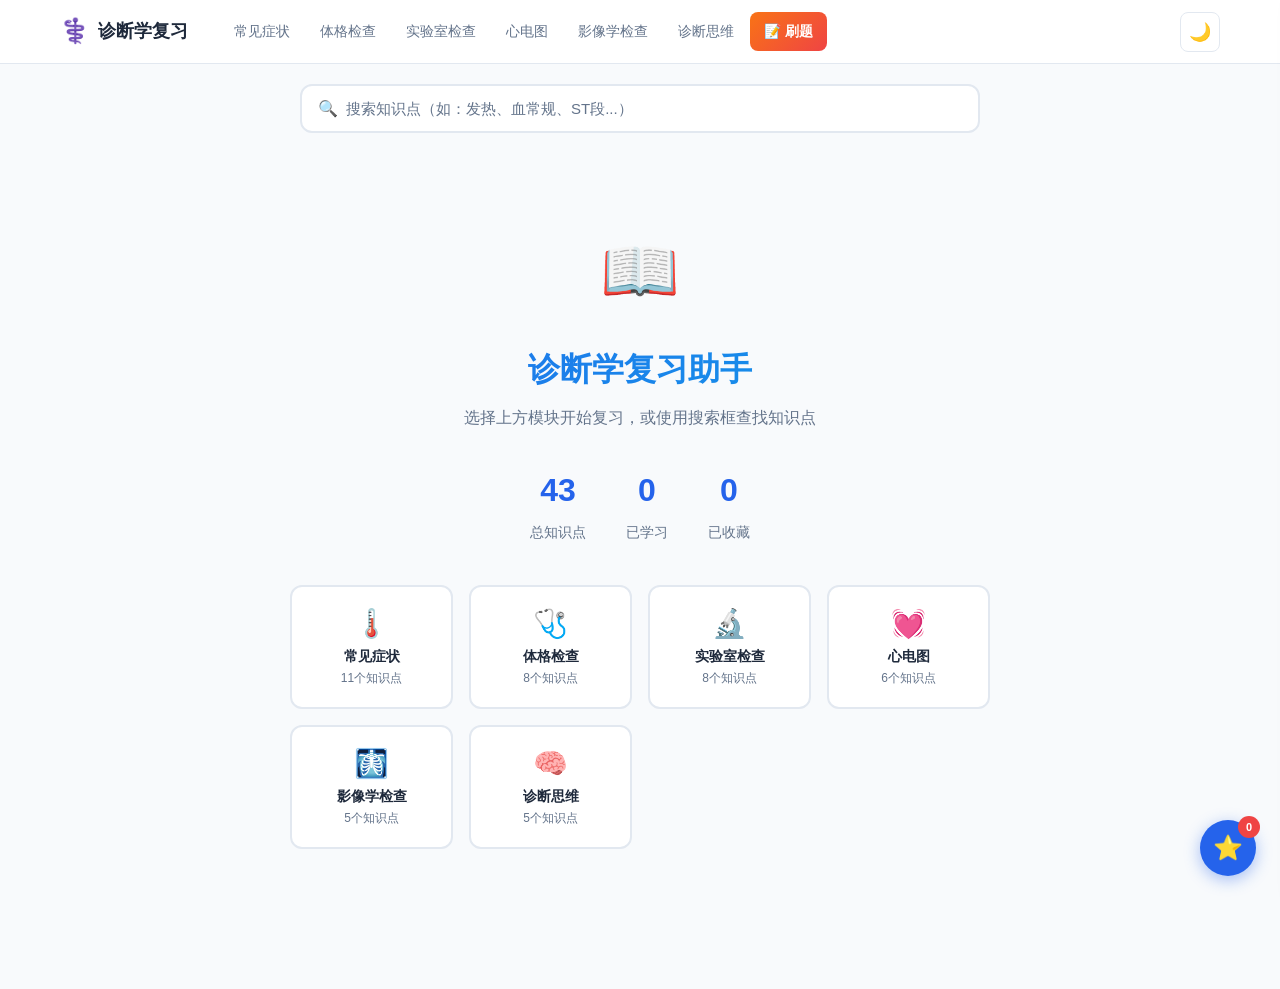
<file: index.html>
<!DOCTYPE html>
<html lang="zh-CN">
<head>
  <meta charset="UTF-8">
  <meta name="viewport" content="width=device-width, initial-scale=1.0">
  <title>诊断学复习 - 医学生助手</title>
  <link rel="stylesheet" href="style.css">
</head>
<body>
  <!-- 顶部导航 -->
  <header class="header">
    <div class="header-inner">
      <a href="#" class="logo">
        <span class="logo-icon">⚕️</span>
        <span class="logo-text">诊断学复习</span>
      </a>
      <nav class="nav" id="nav">
        <a href="#symptoms" class="nav-item" data-module="symptoms">常见症状</a>
        <a href="#physical" class="nav-item" data-module="physical">体格检查</a>
        <a href="#lab" class="nav-item" data-module="lab">实验室检查</a>
        <a href="#ecg" class="nav-item" data-module="ecg">心电图</a>
        <a href="#imaging" class="nav-item" data-module="imaging">影像学检查</a>
        <a href="#reasoning" class="nav-item" data-module="reasoning">诊断思维</a>
        <a href="#quiz" class="nav-item quiz-nav-item" data-module="quiz">📝 刷题</a>
      </nav>
      <div class="header-actions">
        <button class="theme-btn" id="themeToggle" aria-label="切换主题">🌙</button>
        <button class="menu-btn" id="menuToggle" aria-label="菜单">☰</button>
      </div>
    </div>
  </header>

  <!-- 搜索栏 -->
  <div class="search-bar">
    <div class="search-inner">
      <span class="search-icon">🔍</span>
      <input type="text" class="search-input" id="searchInput" placeholder="搜索知识点（如：发热、血常规、ST段...）">
      <button class="search-clear" id="searchClear" aria-label="清除">✕</button>
    </div>
  </div>

  <!-- 主内容区 -->
  <main class="main" id="mainContent">
    <!-- 欢迎页面 -->
    <div class="welcome" id="welcome">
      <div class="welcome-icon">📖</div>
      <h1>诊断学复习助手</h1>
      <p class="welcome-sub">选择上方模块开始复习，或使用搜索框查找知识点</p>
      <div class="welcome-stats" id="welcomeStats">
        <div class="stat-item">
          <span class="stat-num" id="totalCards">0</span>
          <span class="stat-label">总知识点</span>
        </div>
        <div class="stat-item">
          <span class="stat-num" id="studiedCards">0</span>
          <span class="stat-label">已学习</span>
        </div>
        <div class="stat-item">
          <span class="stat-num" id="favoriteCards">0</span>
          <span class="stat-label">已收藏</span>
        </div>
      </div>
      <div class="welcome-modules" id="welcomeModules"></div>
    </div>

    <!-- 模块内容 -->
    <div class="module-content" id="moduleContent" style="display:none;">
      <div class="module-header">
        <h2 class="module-title" id="moduleTitle"></h2>
        <div class="module-progress">
          <span class="progress-text" id="progressText">0/0</span>
          <div class="progress-bar">
            <div class="progress-fill" id="progressFill"></div>
          </div>
        </div>
      </div>
      <div class="cards-container" id="cardsContainer"></div>
    </div>

    <!-- 刷题区域 -->
    <div class="quiz-area" id="quizArea" style="display:none;">
      <div class="quiz-header">
        <div class="quiz-filter">
          <button class="quiz-filter-btn active" data-filter="all">全部</button>
          <button class="quiz-filter-btn" data-filter="single">单选题</button>
          <button class="quiz-filter-btn" data-filter="multi">多选题</button>
          <button class="quiz-filter-btn" data-filter="fill">填空题</button>
          <button class="quiz-filter-btn" data-filter="short">简答题</button>
        </div>
        <div class="quiz-controls">
          <button class="quiz-btn shuffle-btn" id="shuffleBtn">🔀 随机</button>
          <button class="quiz-btn reset-btn" id="resetBtn">🔄 重置</button>
        </div>
      </div>
      <div class="quiz-stats-bar">
        <span class="quiz-progress-text" id="quizProgressText">0/0</span>
        <div class="quiz-progress-bar">
          <div class="quiz-progress-fill" id="quizProgressFill"></div>
        </div>
        <span class="quiz-score" id="quizScore">正确率: 0%</span>
      </div>
      <div class="quiz-card" id="quizCard">
        <div class="quiz-card-header">
          <span class="quiz-qtype" id="quizQtype">单选题</span>
          <span class="quiz-qnum" id="quizQnum">第 1 题</span>
        </div>
        <div class="quiz-stem" id="quizStem"></div>
        <div class="quiz-options" id="quizOptions"></div>
        <div class="quiz-input-area" id="quizInputArea" style="display:none;">
          <input type="text" class="quiz-input" id="quizInput" placeholder="请输入你的答案...">
          <button class="quiz-btn submit-btn" id="submitInputBtn">提交</button>
        </div>
        <div class="quiz-answer-area" id="quizAnswerArea">
          <div class="quiz-result" id="quizResult"></div>
          <div class="quiz-explanation" id="quizExplanation"></div>
        </div>
        <div class="quiz-nav">
          <button class="quiz-btn prev-btn" id="prevBtn">◀ 上一题</button>
          <button class="quiz-btn reveal-btn" id="revealBtn">👁 显示答案</button>
          <button class="quiz-btn next-btn" id="nextBtn">下一题 ▶</button>
        </div>
      </div>
    </div>

    <!-- 搜索结果 -->
    <div class="search-results" id="searchResults" style="display:none;">
      <div class="search-results-header">
        <h3>搜索结果 <span id="searchCount"></span></h3>
      </div>
      <div class="cards-container" id="searchCardsContainer"></div>
    </div>
  </main>

  <!-- 收藏抽屉 -->
  <div class="favorites-drawer" id="favoritesDrawer">
    <div class="drawer-header">
      <h3>⭐ 我的收藏</h3>
      <button class="drawer-close" id="drawerClose">✕</button>
    </div>
    <div class="drawer-body" id="drawerBody">
      <p class="empty-msg" id="emptyFav">暂无收藏，浏览时点击卡片上的 ⭐ 收藏</p>
    </div>
  </div>

  <!-- 浮动按钮 -->
  <button class="fab" id="fabFavorites" aria-label="收藏">⭐ <span class="fab-badge" id="favBadge">0</span></button>

  <script src="quiz-data.js"></script>
  <script src="quiz.js"></script>
  <script src="script.js"></script>
</body>
</html>
</file>
<file: style.css>
/* ===== 变量 ===== */
:root {
  --primary: #2563eb;
  --primary-light: #3b82f6;
  --primary-dark: #1d4ed8;
  --primary-bg: #eff6ff;
  --accent: #0ea5e9;
  --bg: #f8fafc;
  --card-bg: #ffffff;
  --text: #1e293b;
  --text-secondary: #64748b;
  --border: #e2e8f0;
  --shadow: 0 1px 3px rgba(0,0,0,0.08), 0 1px 2px rgba(0,0,0,0.06);
  --shadow-hover: 0 10px 25px rgba(0,0,0,0.1);
  --radius: 12px;
  --radius-sm: 8px;
  --transition: 0.3s cubic-bezier(0.4, 0, 0.2, 1);
  --nav-bg: rgba(255,255,255,0.85);
  --header-bg: rgba(255,255,255,0.95);
}

[data-theme="dark"] {
  --primary: #3b82f6;
  --primary-light: #60a5fa;
  --primary-dark: #2563eb;
  --primary-bg: #1e3a5f;
  --bg: #0f172a;
  --card-bg: #1e293b;
  --text: #e2e8f0;
  --text-secondary: #94a3b8;
  --border: #334155;
  --shadow: 0 1px 3px rgba(0,0,0,0.3);
  --shadow-hover: 0 10px 25px rgba(0,0,0,0.4);
  --nav-bg: rgba(15,23,42,0.85);
  --header-bg: rgba(15,23,42,0.95);
}

/* ===== 重置 ===== */
*, *::before, *::after { box-sizing: border-box; margin: 0; padding: 0; }
html { scroll-behavior: smooth; }
body {
  font-family: -apple-system, BlinkMacSystemFont, "Segoe UI", "PingFang SC", "Hiragino Sans GB", "Microsoft YaHei", sans-serif;
  background: var(--bg);
  color: var(--text);
  line-height: 1.7;
  transition: background var(--transition), color var(--transition);
  padding-top: 64px;
}

/* ===== 头部 ===== */
.header {
  position: fixed;
  top: 0; left: 0; right: 0;
  height: 64px;
  background: var(--header-bg);
  backdrop-filter: blur(12px);
  -webkit-backdrop-filter: blur(12px);
  border-bottom: 1px solid var(--border);
  z-index: 100;
  transition: background var(--transition), border var(--transition);
}
.header-inner {
  max-width: 1200px;
  margin: 0 auto;
  padding: 0 20px;
  height: 100%;
  display: flex;
  align-items: center;
  gap: 8px;
}
.logo {
  display: flex;
  align-items: center;
  gap: 8px;
  text-decoration: none;
  flex-shrink: 0;
}
.logo-icon { font-size: 24px; }
.logo-text {
  font-size: 18px;
  font-weight: 700;
  color: var(--text);
  transition: color var(--transition);
}
.nav {
  display: flex;
  gap: 2px;
  margin-left: 24px;
  flex: 1;
}
.nav-item {
  padding: 8px 14px;
  border-radius: var(--radius-sm);
  text-decoration: none;
  color: var(--text-secondary);
  font-size: 14px;
  font-weight: 500;
  transition: all var(--transition);
  white-space: nowrap;
}
.nav-item:hover {
  color: var(--primary);
  background: var(--primary-bg);
}
.nav-item.active {
  color: #fff;
  background: var(--primary);
}
.header-actions {
  display: flex;
  align-items: center;
  gap: 8px;
  flex-shrink: 0;
}
.theme-btn, .menu-btn {
  width: 40px; height: 40px;
  border: 1px solid var(--border);
  border-radius: var(--radius-sm);
  background: var(--card-bg);
  color: var(--text);
  font-size: 18px;
  cursor: pointer;
  display: flex;
  align-items: center;
  justify-content: center;
  transition: all var(--transition);
}
.theme-btn:hover, .menu-btn:hover { border-color: var(--primary); }
.menu-btn { display: none; }

/* ===== 搜索栏 ===== */
.search-bar {
  max-width: 720px;
  margin: 20px auto 0;
  padding: 0 20px;
}
.search-inner {
  position: relative;
  display: flex;
  align-items: center;
  background: var(--card-bg);
  border: 2px solid var(--border);
  border-radius: 12px;
  transition: all var(--transition);
}
.search-inner:focus-within {
  border-color: var(--primary);
  box-shadow: 0 0 0 4px rgba(37,99,235,0.1);
}
.search-icon {
  position: absolute;
  left: 16px;
  font-size: 16px;
  pointer-events: none;
}
.search-input {
  width: 100%;
  padding: 14px 44px 14px 44px;
  border: none;
  background: transparent;
  font-size: 15px;
  color: var(--text);
  outline: none;
  font-family: inherit;
}
.search-input::placeholder { color: var(--text-secondary); }
.search-clear {
  position: absolute;
  right: 12px;
  width: 28px; height: 28px;
  border: none;
  border-radius: 50%;
  background: var(--border);
  color: var(--text-secondary);
  font-size: 12px;
  cursor: pointer;
  display: none;
  align-items: center;
  justify-content: center;
}
.search-clear.visible { display: flex; }

/* ===== 主内容 ===== */
.main { max-width: 1200px; margin: 0 auto; padding: 24px 20px 80px; }

/* ===== 欢迎页 ===== */
.welcome {
  text-align: center;
  padding: 60px 20px;
  animation: fadeIn 0.5s ease;
}
.welcome-icon { font-size: 64px; margin-bottom: 16px; }
.welcome h1 {
  font-size: 32px;
  font-weight: 800;
  margin-bottom: 8px;
  background: linear-gradient(135deg, var(--primary), var(--accent));
  -webkit-background-clip: text;
  -webkit-text-fill-color: transparent;
  background-clip: text;
}
.welcome-sub { color: var(--text-secondary); font-size: 16px; margin-bottom: 32px; }
.welcome-stats {
  display: flex;
  justify-content: center;
  gap: 40px;
  margin-bottom: 40px;
}
.stat-item { text-align: center; }
.stat-num {
  display: block;
  font-size: 32px;
  font-weight: 800;
  color: var(--primary);
}
.stat-label { font-size: 14px; color: var(--text-secondary); }
.welcome-modules {
  display: grid;
  grid-template-columns: repeat(auto-fit, minmax(160px, 1fr));
  gap: 16px;
  max-width: 700px;
  margin: 0 auto;
}
.welcome-module-btn {
  padding: 20px 16px;
  border: 2px solid var(--border);
  border-radius: var(--radius);
  background: var(--card-bg);
  cursor: pointer;
  transition: all var(--transition);
  text-align: center;
}
.welcome-module-btn:hover {
  border-color: var(--primary);
  transform: translateY(-2px);
  box-shadow: var(--shadow-hover);
}
.welcome-module-btn .icon { font-size: 28px; display: block; margin-bottom: 8px; }
.welcome-module-btn .name { font-size: 14px; font-weight: 600; color: var(--text); }

/* ===== 模块头部 ===== */
.module-header {
  display: flex;
  justify-content: space-between;
  align-items: center;
  flex-wrap: wrap;
  gap: 16px;
  margin-bottom: 24px;
  animation: fadeIn 0.3s ease;
}
.module-title {
  font-size: 24px;
  font-weight: 700;
}
.module-progress {
  display: flex;
  align-items: center;
  gap: 12px;
}
.progress-text { font-size: 14px; color: var(--text-secondary); white-space: nowrap; }
.progress-bar {
  width: 120px;
  height: 6px;
  background: var(--border);
  border-radius: 3px;
  overflow: hidden;
}
.progress-fill {
  height: 100%;
  background: linear-gradient(90deg, var(--primary), var(--accent));
  border-radius: 3px;
  width: 0%;
  transition: width 0.5s ease;
}

/* ===== 卡片容器 ===== */
.cards-container {
  display: flex;
  flex-direction: column;
  gap: 12px;
}

/* ===== 卡片 ===== */
.card {
  background: var(--card-bg);
  border: 1px solid var(--border);
  border-radius: var(--radius);
  overflow: hidden;
  transition: all var(--transition);
  animation: fadeIn 0.3s ease;
}
.card:hover { box-shadow: var(--shadow-hover); }
.card-header {
  display: flex;
  align-items: center;
  gap: 12px;
  padding: 16px 20px;
  cursor: pointer;
  user-select: none;
}
.card-header:hover { background: var(--primary-bg); }
.card-index {
  width: 28px; height: 28px;
  border-radius: 50%;
  background: var(--primary-bg);
  color: var(--primary);
  display: flex;
  align-items: center;
  justify-content: center;
  font-size: 13px;
  font-weight: 700;
  flex-shrink: 0;
}
.card-title {
  flex: 1;
  font-size: 16px;
  font-weight: 600;
}
.card-badges {
  display: flex;
  gap: 6px;
  flex-shrink: 0;
}
.card-badge {
  font-size: 11px;
  padding: 2px 8px;
  border-radius: 10px;
  background: var(--primary-bg);
  color: var(--primary);
  font-weight: 500;
}
.card-fav {
  background: none;
  border: none;
  font-size: 18px;
  cursor: pointer;
  padding: 4px;
  transition: transform var(--transition);
  line-height: 1;
}
.card-fav:hover { transform: scale(1.2); }
.card-arrow {
  font-size: 12px;
  color: var(--text-secondary);
  transition: transform var(--transition);
}
.card.open .card-arrow { transform: rotate(180deg); }

.card-body {
  max-height: 0;
  overflow: hidden;
  transition: max-height 0.4s ease, padding 0.3s ease;
}
.card.open .card-body {
  max-height: 3000px;
}
.card-content {
  padding: 0 20px 20px;
  font-size: 15px;
  color: var(--text);
  line-height: 1.8;
}
.card-content p { margin-bottom: 10px; }
.card-content p:last-child { margin-bottom: 0; }
.card-content strong { color: var(--primary); }

/* 卡片内表格 */
.card-table {
  width: 100%;
  border-collapse: collapse;
  margin: 12px 0;
  font-size: 14px;
}
.card-table th {
  background: var(--primary-bg);
  color: var(--primary-dark);
  padding: 10px 14px;
  text-align: left;
  font-weight: 600;
  border: 1px solid var(--border);
}
.card-table td {
  padding: 8px 14px;
  border: 1px solid var(--border);
}
.card-table tr:nth-child(even) { background: var(--primary-bg); }

/* 口诀 */
.mnemonic {
  background: linear-gradient(135deg, #fef3c7, #fde68a);
  border-left: 4px solid #f59e0b;
  padding: 12px 16px;
  border-radius: 0 var(--radius-sm) var(--radius-sm) 0;
  margin: 12px 0;
  font-size: 15px;
  color: #92400e;
  line-height: 1.9;
}
[data-theme="dark"] .mnemonic {
  background: linear-gradient(135deg, #3b2f0a, #4a3b0f);
  color: #fbbf24;
  border-left-color: #f59e0b;
}

/* 关键点 */
.key-point {
  background: var(--primary-bg);
  border-left: 4px solid var(--primary);
  padding: 12px 16px;
  border-radius: 0 var(--radius-sm) var(--radius-sm) 0;
  margin: 12px 0;
  font-size: 14px;
}

/* 列表样式 */
.card-content ul {
  margin: 8px 0;
  padding-left: 20px;
}
.card-content li { margin-bottom: 4px; }

/* ===== 搜索结果 ===== */
.search-results { animation: fadeIn 0.3s ease; }
.search-results-header h3 { font-size: 18px; margin-bottom: 16px; color: var(--text-secondary); }
.search-results-header span { color: var(--primary); font-weight: 700; }

/* ===== 收藏抽屉 ===== */
.favorites-drawer {
  position: fixed;
  top: 0; right: -380px;
  width: 360px;
  height: 100%;
  background: var(--card-bg);
  border-left: 1px solid var(--border);
  z-index: 200;
  transition: right 0.3s ease;
  box-shadow: -4px 0 20px rgba(0,0,0,0.1);
}
.favorites-drawer.open { right: 0; }
.drawer-header {
  display: flex;
  justify-content: space-between;
  align-items: center;
  padding: 20px;
  border-bottom: 1px solid var(--border);
}
.drawer-header h3 { font-size: 16px; }
.drawer-close {
  width: 32px; height: 32px;
  border: none;
  border-radius: 50%;
  background: var(--border);
  color: var(--text-secondary);
  cursor: pointer;
  font-size: 14px;
}
.drawer-body { padding: 16px; overflow-y: auto; height: calc(100% - 72px); }
.drawer-item {
  padding: 12px;
  border: 1px solid var(--border);
  border-radius: var(--radius-sm);
  margin-bottom: 8px;
  cursor: pointer;
  transition: all var(--transition);
  font-size: 14px;
}
.drawer-item:hover { border-color: var(--primary); background: var(--primary-bg); }
.drawer-item .module-tag {
  font-size: 11px;
  color: var(--primary);
  font-weight: 600;
}
.empty-msg { color: var(--text-secondary); font-size: 14px; text-align: center; padding: 40px 0; }

/* ===== 浮动按钮 ===== */
.fab {
  position: fixed;
  bottom: 24px;
  right: 24px;
  width: 56px;
  height: 56px;
  border-radius: 50%;
  background: var(--primary);
  color: #fff;
  border: none;
  font-size: 24px;
  cursor: pointer;
  box-shadow: 0 4px 16px rgba(37,99,235,0.4);
  transition: all var(--transition);
  z-index: 50;
  display: flex;
  align-items: center;
  justify-content: center;
}
.fab:hover { transform: scale(1.1); box-shadow: 0 6px 24px rgba(37,99,235,0.5); }
.fab-badge {
  position: absolute;
  top: -4px;
  right: -4px;
  background: #ef4444;
  color: #fff;
  font-size: 11px;
  font-weight: 700;
  width: 22px;
  height: 22px;
  border-radius: 50%;
  display: flex;
  align-items: center;
  justify-content: center;
}

/* ===== 遮罩 ===== */
.overlay {
  position: fixed;
  inset: 0;
  background: rgba(0,0,0,0.4);
  z-index: 150;
  opacity: 0;
  pointer-events: none;
  transition: opacity 0.3s ease;
}
.overlay.open { opacity: 1; pointer-events: auto; }

/* ===== 刷题区域 ===== */
.quiz-area { animation: fadeIn 0.3s ease; }
.quiz-header {
  display: flex;
  justify-content: space-between;
  align-items: center;
  flex-wrap: wrap;
  gap: 12px;
  margin-bottom: 16px;
}
.quiz-filter {
  display: flex;
  gap: 6px;
  flex-wrap: wrap;
}
.quiz-filter-btn {
  padding: 6px 14px;
  border: 1px solid var(--border);
  border-radius: 20px;
  background: var(--card-bg);
  color: var(--text-secondary);
  font-size: 13px;
  cursor: pointer;
  transition: all var(--transition);
  font-family: inherit;
}
.quiz-filter-btn:hover { border-color: var(--primary); color: var(--primary); }
.quiz-filter-btn.active {
  background: var(--primary);
  color: #fff;
  border-color: var(--primary);
}
.quiz-controls { display: flex; gap: 8px; }
.quiz-btn {
  padding: 6px 14px;
  border: 1px solid var(--border);
  border-radius: var(--radius-sm);
  background: var(--card-bg);
  color: var(--text);
  font-size: 13px;
  cursor: pointer;
  transition: all var(--transition);
  font-family: inherit;
}
.quiz-btn:hover { border-color: var(--primary); color: var(--primary); }
.quiz-btn:disabled { opacity: 0.4; cursor: not-allowed; }

.quiz-stats-bar {
  display: flex;
  align-items: center;
  gap: 12px;
  margin-bottom: 20px;
  padding: 12px 16px;
  background: var(--card-bg);
  border: 1px solid var(--border);
  border-radius: var(--radius-sm);
}
.quiz-progress-text { font-size: 13px; color: var(--text-secondary); white-space: nowrap; }
.quiz-progress-bar {
  flex: 1;
  height: 6px;
  background: var(--border);
  border-radius: 3px;
  overflow: hidden;
}
.quiz-progress-fill {
  height: 100%;
  background: linear-gradient(90deg, var(--primary), var(--accent));
  border-radius: 3px;
  transition: width 0.4s ease;
}
.quiz-score { font-size: 13px; font-weight: 600; color: var(--primary); white-space: nowrap; }

.quiz-card {
  background: var(--card-bg);
  border: 1px solid var(--border);
  border-radius: var(--radius);
  padding: 24px;
  animation: fadeIn 0.3s ease;
}
.quiz-card-header {
  display: flex;
  justify-content: space-between;
  align-items: center;
  margin-bottom: 16px;
}
.quiz-qtype {
  font-size: 12px;
  font-weight: 600;
  padding: 3px 10px;
  border-radius: 12px;
  background: var(--primary-bg);
  color: var(--primary);
}
.quiz-qnum { font-size: 14px; color: var(--text-secondary); }

.quiz-stem {
  font-size: 17px;
  font-weight: 600;
  line-height: 1.8;
  margin-bottom: 20px;
  padding: 16px;
  background: var(--primary-bg);
  border-radius: var(--radius-sm);
  border-left: 4px solid var(--primary);
}
.blank-mark {
  color: var(--primary);
  font-weight: 700;
  letter-spacing: 2px;
}

.quiz-options { margin-bottom: 16px; }
.quiz-option {
  display: flex;
  align-items: center;
  gap: 10px;
  padding: 12px 16px;
  margin-bottom: 8px;
  border: 2px solid var(--border);
  border-radius: var(--radius-sm);
  cursor: pointer;
  transition: all var(--transition);
}
.quiz-option:hover { border-color: var(--primary-light); background: var(--primary-bg); }
.quiz-option.selected {
  border-color: var(--primary);
  background: var(--primary-bg);
}
.quiz-option.correct {
  border-color: #22c55e;
  background: #f0fdf4;
}
[data-theme="dark"] .quiz-option.correct {
  border-color: #22c55e;
  background: #14532d;
}
.quiz-option.incorrect {
  border-color: #ef4444;
  background: #fef2f2;
}
[data-theme="dark"] .quiz-option.incorrect {
  border-color: #ef4444;
  background: #450a0a;
}
.quiz-option .opt-key {
  width: 28px; height: 28px;
  border-radius: 50%;
  background: var(--primary-bg);
  color: var(--primary);
  display: flex;
  align-items: center;
  justify-content: center;
  font-weight: 700;
  font-size: 13px;
  flex-shrink: 0;
}
.quiz-option .opt-text { flex: 1; font-size: 15px; line-height: 1.5; }
.quiz-option .opt-mark {
  font-size: 18px;
  color: #22c55e;
  font-weight: 700;
}

.quiz-input-area {
  display: flex;
  gap: 8px;
  margin-bottom: 16px;
}
.quiz-input {
  flex: 1;
  padding: 10px 14px;
  border: 2px solid var(--border);
  border-radius: var(--radius-sm);
  font-size: 15px;
  background: var(--card-bg);
  color: var(--text);
  outline: none;
  font-family: inherit;
  transition: border var(--transition);
}
.quiz-input:focus { border-color: var(--primary); }
.submit-btn {
  background: var(--primary);
  color: #fff !important;
  border-color: var(--primary) !important;
  font-weight: 600;
}
.submit-btn:hover { background: var(--primary-dark) !important; }

.quiz-answer-area { margin-bottom: 16px; }
.quiz-result { display: none; }
.result-correct {
  padding: 12px 16px;
  background: #f0fdf4;
  border: 1px solid #22c55e;
  border-radius: var(--radius-sm);
  color: #166534;
  font-weight: 600;
  font-size: 15px;
}
[data-theme="dark"] .result-correct {
  background: #14532d;
  color: #bbf7d0;
  border-color: #22c55e;
}
.result-incorrect {
  padding: 12px 16px;
  background: #fef2f2;
  border: 1px solid #ef4444;
  border-radius: var(--radius-sm);
  color: #991b1b;
  font-weight: 600;
  font-size: 15px;
}
[data-theme="dark"] .result-incorrect {
  background: #450a0a;
  color: #fca5a5;
  border-color: #ef4444;
}
.correct-answer {
  margin-top: 8px;
  font-size: 14px;
  color: var(--text-secondary);
}
.correct-answer strong { color: #22c55e; }
.correct-text { color: var(--text-secondary); font-size: 13px; }

.short-answer {
  padding: 12px 16px;
  background: var(--primary-bg);
  border: 1px solid var(--primary);
  border-radius: var(--radius-sm);
  font-size: 14px;
  line-height: 1.8;
}
.no-answer { color: var(--text-secondary); font-style: italic; }

.quiz-nav {
  display: flex;
  justify-content: space-between;
  gap: 8px;
  padding-top: 16px;
  border-top: 1px solid var(--border);
}
.quiz-nav .quiz-btn { flex: 1; text-align: center; padding: 10px 16px; font-size: 14px; }
.reveal-btn { background: var(--primary-bg); color: var(--primary); border-color: var(--primary); }
.prev-btn, .next-btn { font-weight: 500; }

.quiz-empty {
  text-align: center;
  padding: 60px 20px;
  color: var(--text-secondary);
}

/* Quiz nav item highlight */
.quiz-nav-item {
  background: linear-gradient(135deg, #f97316, #ef4444);
  color: #fff !important;
  font-weight: 700;
}
.quiz-nav-item:hover { opacity: 0.9; }

/* ===== 动画 ===== */
@keyframes fadeIn {
  from { opacity: 0; transform: translateY(8px); }
  to { opacity: 1; transform: translateY(0); }
}

/* ===== 响应式 ===== */
@media (max-width: 768px) {
  body { padding-top: 56px; }
  .header { height: 56px; }
  .nav {
    position: fixed;
    top: 56px; left: 0; right: 0;
    flex-direction: column;
    background: var(--card-bg);
    border-bottom: 1px solid var(--border);
    padding: 8px;
    gap: 4px;
    transform: translateY(-100%);
    opacity: 0;
    pointer-events: none;
    transition: all var(--transition);
    margin-left: 0;
  }
  .nav.open {
    transform: translateY(0);
    opacity: 1;
    pointer-events: auto;
  }
  .menu-btn { display: flex; }
  .welcome h1 { font-size: 24px; }
  .welcome-stats { gap: 24px; }
  .stat-num { font-size: 24px; }
  .welcome-modules { grid-template-columns: repeat(2, 1fr); }
  .module-title { font-size: 20px; }
  .card-header { padding: 14px 16px; }
  .card-content { padding: 0 16px 16px; font-size: 14px; }
  .card-table { font-size: 13px; }
  .card-table th, .card-table td { padding: 6px 10px; }
  .favorites-drawer { width: 100%; right: -100%; }
  .search-bar { margin-top: 12px; }
  .main { padding: 16px 16px 80px; }
}
</file>
